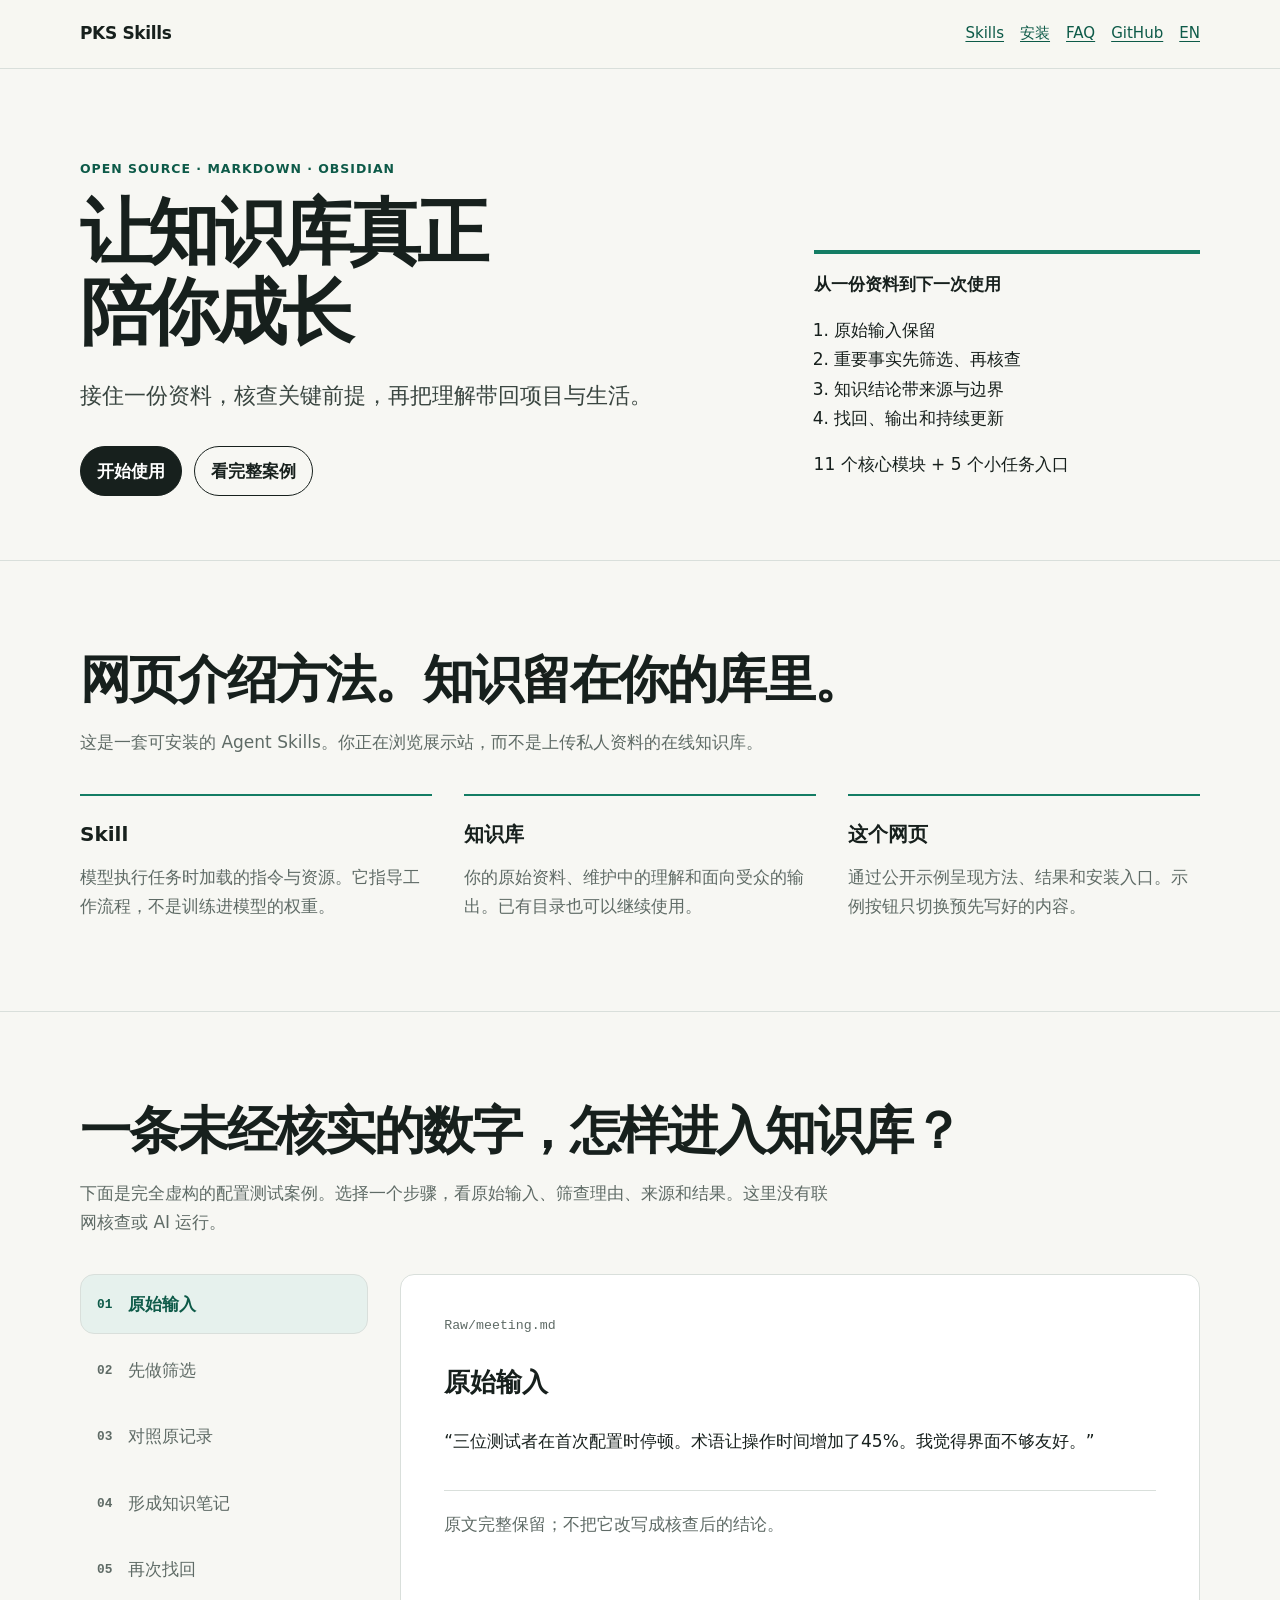
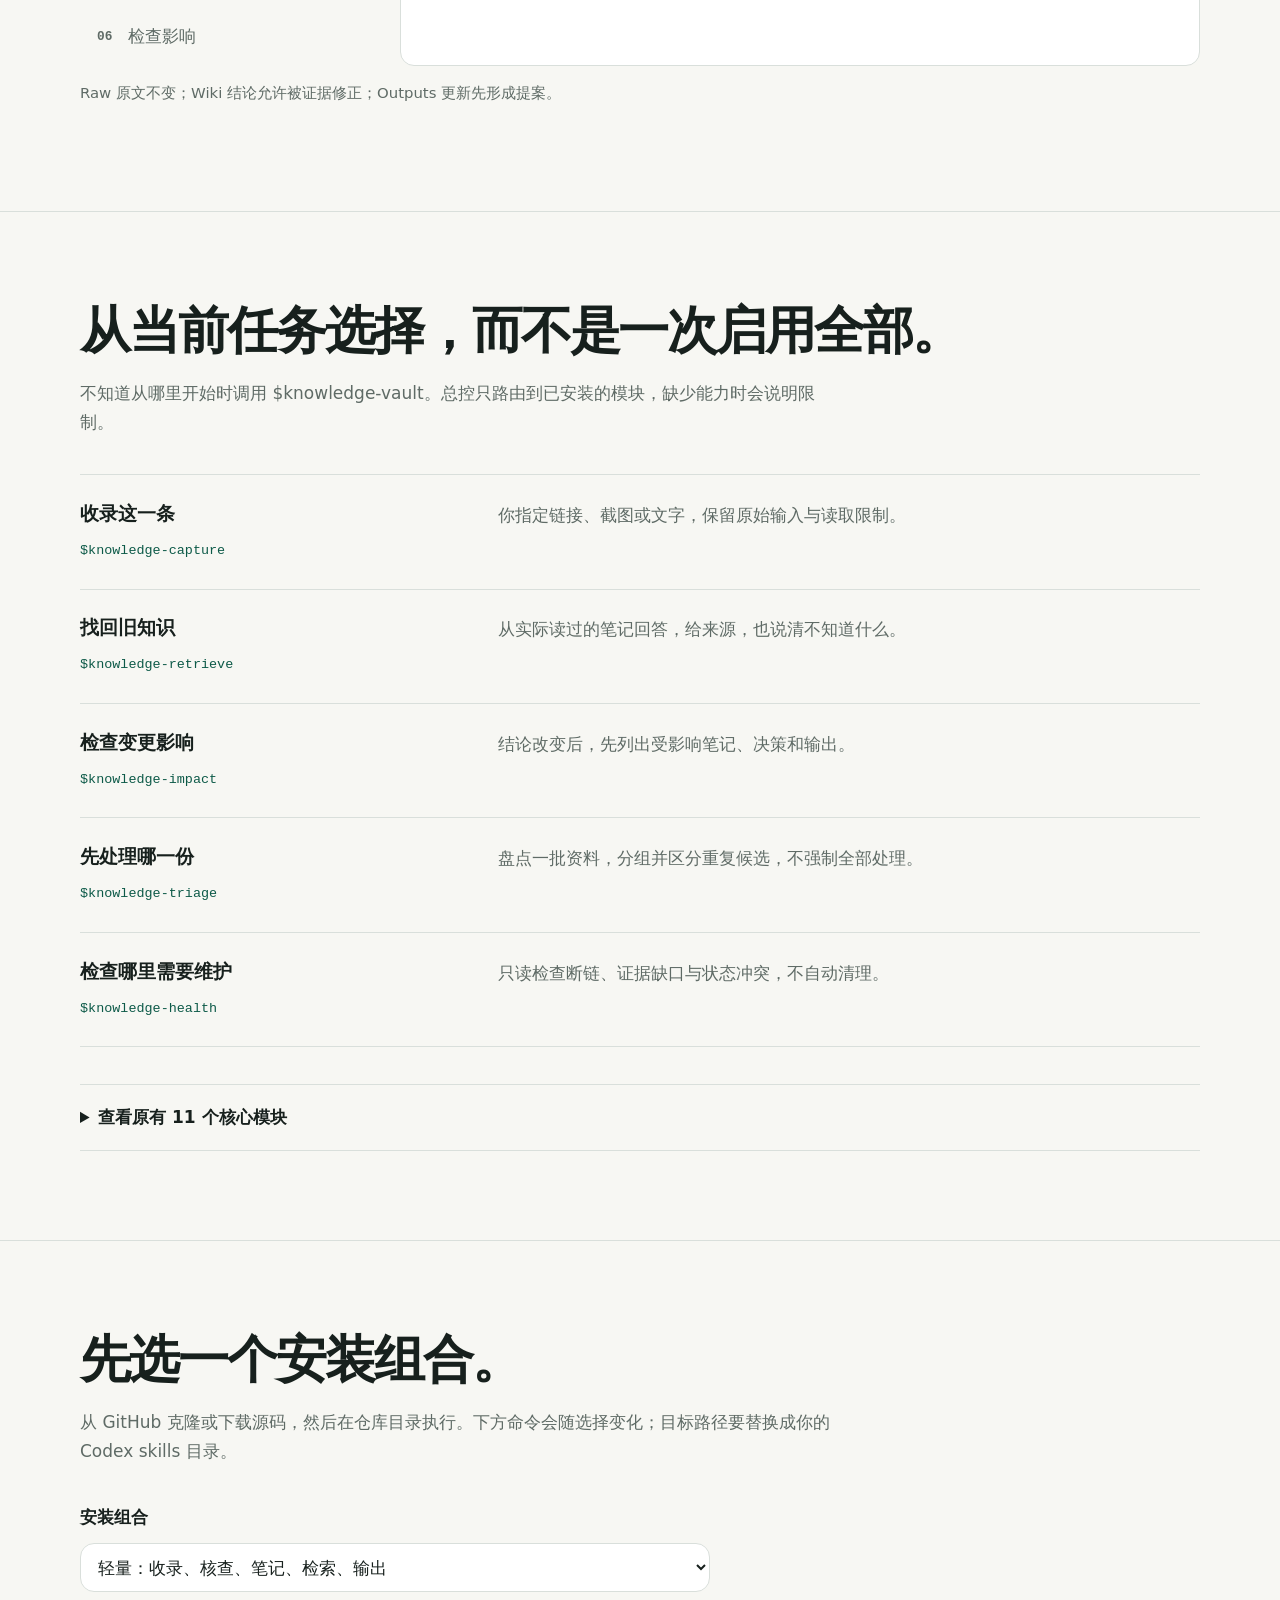
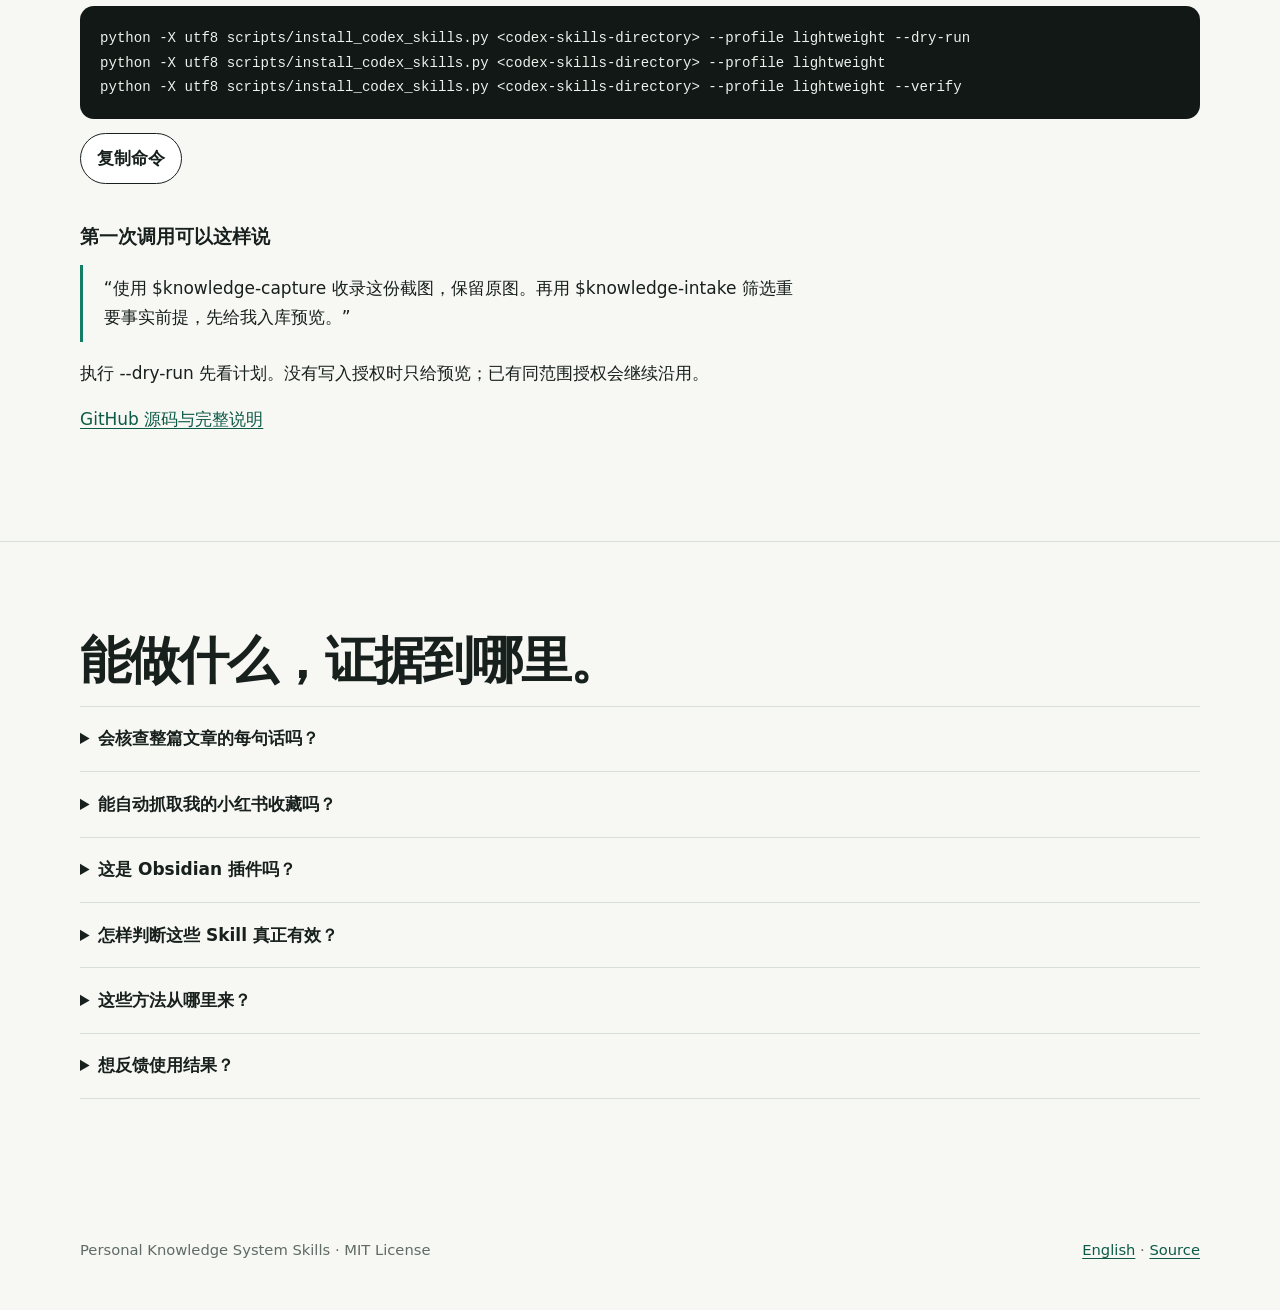
<file: site/index.html>
<!doctype html>
<html lang="zh-CN">
<head>
  <meta charset="utf-8">
  <meta name="viewport" content="width=device-width, initial-scale=1">
  <title>Codex 个性化知识库 Skills｜连接笔记、成长、项目与复盘</title>
  <meta name="description" content="16 个开源 Codex Skills，帮助你用 Markdown 或 Obsidian 建立个性化 AI 知识库：整理原子笔记、记录成长与项目、复盘，并进行有证据的自我观察。">
  <link rel="canonical" href="https://bao-776.github.io/personal-knowledge-system-skills/">
  <link rel="alternate" hreflang="zh-CN" href="https://bao-776.github.io/personal-knowledge-system-skills/">
  <link rel="alternate" hreflang="en" href="https://bao-776.github.io/personal-knowledge-system-skills/en/">
  <link rel="alternate" hreflang="x-default" href="https://bao-776.github.io/personal-knowledge-system-skills/">
  <link rel="icon" type="image/png" href="assets/favicon.png">
  <meta property="og:type" content="website">
  <meta property="og:locale" content="zh_CN"><meta property="og:locale:alternate" content="en_US">
  <meta property="og:title" content="Personal Knowledge System Skills｜Codex 个性化知识库">
  <meta property="og:description" content="接住零散信息，连接原子笔记，记录成长与项目，并在证据基础上复盘和自我观察。">
  <meta property="og:url" content="https://bao-776.github.io/personal-knowledge-system-skills/">
  <meta property="og:image" content="https://bao-776.github.io/personal-knowledge-system-skills/assets/social-preview.png">
  <meta property="og:image:width" content="1200"><meta property="og:image:height" content="630">
  <meta name="twitter:card" content="summary_large_image">
  <meta name="twitter:title" content="Personal Knowledge System Skills">
  <meta name="twitter:description" content="16 个用于个性化知识管理、成长记录、项目复盘和自我观察的开源 Codex Skills。">
  <meta name="twitter:image" content="https://bao-776.github.io/personal-knowledge-system-skills/assets/social-preview.png">
  <link rel="stylesheet" href="styles.css">
  <script type="application/ld+json">
  {"@context":"https://schema.org","@graph":[{"@type":"WebSite","name":"Personal Knowledge System Skills","url":"https://bao-776.github.io/personal-knowledge-system-skills/","inLanguage":["zh-CN","en"]},{"@type":"SoftwareSourceCode","name":"Personal Knowledge System Skills","description":"一套用于构建个性化、证据型个人知识系统的 16 个开源 Codex Skills，兼容 Markdown 与 Obsidian。","codeRepository":"https://github.com/bao-776/personal-knowledge-system-skills","url":"https://bao-776.github.io/personal-knowledge-system-skills/","license":"https://opensource.org/license/mit","programmingLanguage":["Markdown","Python","HTML","CSS"],"runtimePlatform":"Codex","dateModified":"2026-10-08","isAccessibleForFree":true,"keywords":["Codex Skills","个人知识库","Obsidian","原子笔记","知识管理","项目复盘"],"author":{"@type":"Person","name":"bao-776","url":"https://github.com/bao-776"}}]}
  </script>
</head>
<body>
<a class="skip" href="#main">跳到主要内容</a>
<header><nav class="wrap" aria-label="主导航"><a class="brand" href="./">PKS Skills</a><div class="navlinks"><a href="#skills">Skills</a><a href="#start">安装</a><a href="#faq">FAQ</a><a href="https://github.com/bao-776/personal-knowledge-system-skills">GitHub</a><a class="language" href="en/">EN</a></div></nav></header>
<main id="main">
<div class="wrap hero"><div><p class="eyebrow">Open source · Markdown · Obsidian</p><h1>让知识库真正<br>陪你成长</h1><p class="lead">接住一份资料，核查关键前提，再把理解带回项目与生活。</p><div class="actions"><a class="button primary" href="#start">开始使用</a><a class="button" href="#example">看完整案例</a></div></div><aside class="index-card"><strong>从一份资料到下一次使用</strong><ol><li>原始输入保留</li><li>重要事实先筛选、再核查</li><li>知识结论带来源与边界</li><li>找回、输出和持续更新</li></ol><p>11 个核心模块 + 5 个小任务入口</p></aside></div>
<section id="relationship"><div class="wrap"><h2>网页介绍方法。知识留在你的库里。</h2><p class="section-intro">这是一套可安装的 Agent Skills。你正在浏览展示站，而不是上传私人资料的在线知识库。</p><dl class="relationship"><div><dt>Skill</dt><dd>模型执行任务时加载的指令与资源。它指导工作流程，不是训练进模型的权重。</dd></div><div><dt>知识库</dt><dd>你的原始资料、维护中的理解和面向受众的输出。已有目录也可以继续使用。</dd></div><div><dt>这个网页</dt><dd>通过公开示例呈现方法、结果和安装入口。示例按钮只切换预先写好的内容。</dd></div></dl></div></section>
<section id="example"><div class="wrap"><h2>一条未经核实的数字，怎样进入知识库？</h2><p class="section-intro">下面是完全虚构的配置测试案例。选择一个步骤，看原始输入、筛查理由、来源和结果。这里没有联网核查或 AI 运行。</p><div class="example-layout"><div class="step-list" aria-label="案例步骤"><button type="button" class="step" data-step="0" aria-controls="stage-0" aria-pressed="false"><span>01</span>原始输入</button><button type="button" class="step" data-step="1" aria-controls="stage-1" aria-pressed="false"><span>02</span>先做筛选</button><button type="button" class="step" data-step="2" aria-controls="stage-2" aria-pressed="false"><span>03</span>对照原记录</button><button type="button" class="step" data-step="3" aria-controls="stage-3" aria-pressed="false"><span>04</span>形成知识笔记</button><button type="button" class="step" data-step="4" aria-controls="stage-4" aria-pressed="false"><span>05</span>再次找回</button><button type="button" class="step" data-step="5" aria-controls="stage-5" aria-pressed="false"><span>06</span>检查影响</button></div><div class="demo-document"><article class="demo-stage" id="stage-0"><p class="document-path">Raw/meeting.md</p><h3>原始输入</h3><div class="demo-content">“三位测试者在首次配置时停顿。术语让操作时间增加了45%。我觉得界面不够友好。”</div><p class="stage-note">原文完整保留；不把它改写成核查后的结论。</p></article><article class="demo-stage" id="stage-1"><p class="document-path">Intake preview</p><h3>先做筛选</h3><div class="demo-content">优先核查：45%的出处，以及“术语导致延迟”的因果前提。
记录但不判真伪：作者对界面的主观感受。
不逐句检查：与当前问题无关的背景。</div><p class="stage-note">筛选依据是当前问题与结论的重要前提。</p></article><article class="demo-stage" id="stage-2"><p class="document-path">Raw/test-log.md</p><h3>对照原记录</h3><div class="demo-content">虚构原始记录：五次测试中三位出现停顿。未记录术语对照组，也未记录支持45%的计时结果。
核实状态：观察有支持；因果与百分比未解决。</div><p class="stage-note">找不到依据不等于证伪；不靠重复转载验证。</p></article><article class="demo-stage" id="stage-3"><p class="document-path">Wiki/setup-pauses.md</p><h3>形成知识笔记</h3><div class="demo-content">五次虚构测试中三位在首次配置时停顿。术语可能是解释之一，但目前无法确定原因或量化其影响。
来源：会议原文 + 测试记录。
原作者45%的说法保留为待核实主张。</div><p class="stage-note">进入知识层的是有边界的理解，并能回到来源。</p></article><article class="demo-stage" id="stage-4"><p class="document-path">knowledge-retrieve</p><h3>再次找回</h3><div class="demo-content">问：现在能确认术语让操作时间增加45%吗？
答：不能。已读记录支持停顿现象，但没有支持45%的计时或对照证据。
来源：Wiki/setup-pauses.md → Raw/test-log.md。</div><p class="stage-note">已有来源和未解决项一起返回，不默认补造答案。</p></article><article class="demo-stage" id="stage-5"><p class="document-path">knowledge-impact</p><h3>检查影响</h3><div class="demo-content">待审阅：Outputs/team-brief.md 中的“术语导致45%延迟”应改成有限观察。
保持原样：Raw/meeting.md 的原话和已有历史快照。
执行状态：只是提案，未修改文件。</div><p class="stage-note">更新知识结论与修改所有文件是两种不同授权。</p></article></div></div><noscript><p>JavaScript 未启用，所有案例步骤均已展开。</p></noscript><p class="example-caption">Raw 原文不变；Wiki 结论允许被证据修正；Outputs 更新先形成提案。</p></div></section>
<section id="skills"><div class="wrap"><h2>从当前任务选择，而不是一次启用全部。</h2><p class="section-intro">不知道从哪里开始时调用 $knowledge-vault。总控只路由到已安装的模块，缺少能力时会说明限制。</p><div class="small-skills"><article class="small-skill"><div><h3>收录这一条</h3><code>$knowledge-capture</code></div><p>你指定链接、截图或文字，保留原始输入与读取限制。</p></article><article class="small-skill"><div><h3>找回旧知识</h3><code>$knowledge-retrieve</code></div><p>从实际读过的笔记回答，给来源，也说清不知道什么。</p></article><article class="small-skill"><div><h3>检查变更影响</h3><code>$knowledge-impact</code></div><p>结论改变后，先列出受影响笔记、决策和输出。</p></article><article class="small-skill"><div><h3>先处理哪一份</h3><code>$knowledge-triage</code></div><p>盘点一批资料，分组并区分重复候选，不强制全部处理。</p></article><article class="small-skill"><div><h3>检查哪里需要维护</h3><code>$knowledge-health</code></div><p>只读检查断链、证据缺口与状态冲突，不自动清理。</p></article></div><details class="core-details"><summary>查看原有 11 个核心模块</summary><div class="skill-list"><article class="skill"><span class="number">01</span><h3><a href="https://github.com/bao-776/personal-knowledge-system-skills/tree/main/skills/knowledge-vault">$knowledge-vault</a></h3><p>不知道从哪里开始</p></article><article class="skill"><span class="number">02</span><h3><a href="https://github.com/bao-776/personal-knowledge-system-skills/tree/main/skills/vault-bootstrap">$vault-bootstrap</a></h3><p>从当前需要建立最小知识库</p></article><article class="skill"><span class="number">03</span><h3><a href="https://github.com/bao-776/personal-knowledge-system-skills/tree/main/skills/knowledge-intake">$knowledge-intake</a></h3><p>筛选重要事实，再核查来源</p></article><article class="skill"><span class="number">04</span><h3><a href="https://github.com/bao-776/personal-knowledge-system-skills/tree/main/skills/atomic-notes">$atomic-notes</a></h3><p>先找已有笔记，再更新理解</p></article><article class="skill"><span class="number">05</span><h3><a href="https://github.com/bao-776/personal-knowledge-system-skills/tree/main/skills/obsidian-vault">$obsidian-vault</a></h3><p>维护属性、双链与可选视图</p></article><article class="skill"><span class="number">06</span><h3><a href="https://github.com/bao-776/personal-knowledge-system-skills/tree/main/skills/growth-system">$growth-system</a></h3><p>区分兴趣、实践与掌握证据</p></article><article class="skill"><span class="number">07</span><h3><a href="https://github.com/bao-776/personal-knowledge-system-skills/tree/main/skills/inspire-time">$inspire-time</a></h3><p>记录可能改变行动的启发</p></article><article class="skill"><span class="number">08</span><h3><a href="https://github.com/bao-776/personal-knowledge-system-skills/tree/main/skills/project-lifecycle">$project-lifecycle</a></h3><p>记录目标、决策与恢复位置</p></article><article class="skill"><span class="number">09</span><h3><a href="https://github.com/bao-776/personal-knowledge-system-skills/tree/main/skills/retrospective">$retrospective</a></h3><p>从事件证据回顾一段经历</p></article><article class="skill"><span class="number">10</span><h3><a href="https://github.com/bao-776/personal-knowledge-system-skills/tree/main/skills/self-observation">$self-observation</a></h3><p>保留可修正的观察与反例</p></article><article class="skill"><span class="number">11</span><h3><a href="https://github.com/bao-776/personal-knowledge-system-skills/tree/main/skills/knowledge-output">$knowledge-output</a></h3><p>按受众、来源与披露范围输出</p></article></div></details></div></section>
<section id="start"><div class="wrap"><h2>先选一个安装组合。</h2><p class="section-intro">从 GitHub 克隆或下载源码，然后在仓库目录执行。下方命令会随选择变化；目标路径要替换成你的 Codex skills 目录。</p><div class="install-control"><label for="profile">安装组合</label><select id="profile"><option value="lightweight">轻量：收录、核查、笔记、检索、输出</option><option value="growth">成长：加学习、项目、复盘和变更影响</option><option value="full">完整：全部 16 个 Skill</option></select></div><pre><code id="install-command">python -X utf8 scripts/install_codex_skills.py &lt;codex-skills-directory&gt; --profile lightweight --dry-run
python -X utf8 scripts/install_codex_skills.py &lt;codex-skills-directory&gt; --profile lightweight
python -X utf8 scripts/install_codex_skills.py &lt;codex-skills-directory&gt; --profile lightweight --verify</code></pre><button type="button" class="button copy-command" id="copy-command">复制命令</button><span id="copy-status" role="status"></span><div class="first-task"><h3>第一次调用可以这样说</h3><blockquote>“使用 $knowledge-capture 收录这份截图，保留原图。再用 $knowledge-intake 筛选重要事实前提，先给我入库预览。”</blockquote></div><p>执行 --dry-run 先看计划。没有写入授权时只给预览；已有同范围授权会继续沿用。</p><p><a href="https://github.com/bao-776/personal-knowledge-system-skills">GitHub 源码与完整说明</a></p></div></section>
<section id="faq"><div class="wrap"><h2>能做什么，证据到哪里。</h2><details><summary>会核查整篇文章的每句话吗？</summary><p>不会。先筛选支撑当前结论的重要事实。默认最多三个主张组、每组两轮搜索；未解决的关键前提保持待核实。原文不会因为核查而被覆盖。</p></details><details><summary>能自动抓取我的小红书收藏吗？</summary><p>不做后台账号扫描。单条收录由你指定链接、截图或文字；如果访问受限，提供你已拥有的截图或文本即可。Computer use 不保证避免平台识别。</p></details><details><summary>这是 Obsidian 插件吗？</summary><p>不是。它是一套以 Markdown 为核心的 Codex Skills。Obsidian 属性、双链和 Bases 是可选增强。</p></details><details><summary>怎样判断这些 Skill 真正有效？</summary><p>结构、链接、安装一致性、失败恢复和评测清单有自动检查。真实模型的触发与任务行为仍需在新任务中评测；虚构网页案例不代表实际运行结果。</p><p><a href="https://github.com/bao-776/personal-knowledge-system-skills/blob/main/tests/evals/README.md">查看行为评测方法</a></p></details><details><summary>这些方法从哪里来？</summary><p>核心模块参考信息溯源、原子笔记、人本设计与反思实践。理论解释设计选择，不证明整套系统的效果；新小任务延用这些边界。</p><p><a href="https://github.com/bao-776/personal-knowledge-system-skills/blob/main/docs/00-overview/theoretical-foundations.md">方法依据与适用边界</a></p></details><details><summary>想反馈使用结果？</summary><p><a href="https://github.com/bao-776/personal-knowledge-system-skills/issues">提交反馈</a>，说明输入、任务、实际结果和哪里需要你修正；不要提交私人原始材料。</p></details></div></section>
</main><footer><div class="wrap footer-row"><span>Personal Knowledge System Skills · MIT License</span><span><a href="en/">English</a> · <a href="https://github.com/bao-776/personal-knowledge-system-skills">Source</a></span></div></footer>
<script src="showcase.js" defer></script>
</body></html>
</file>
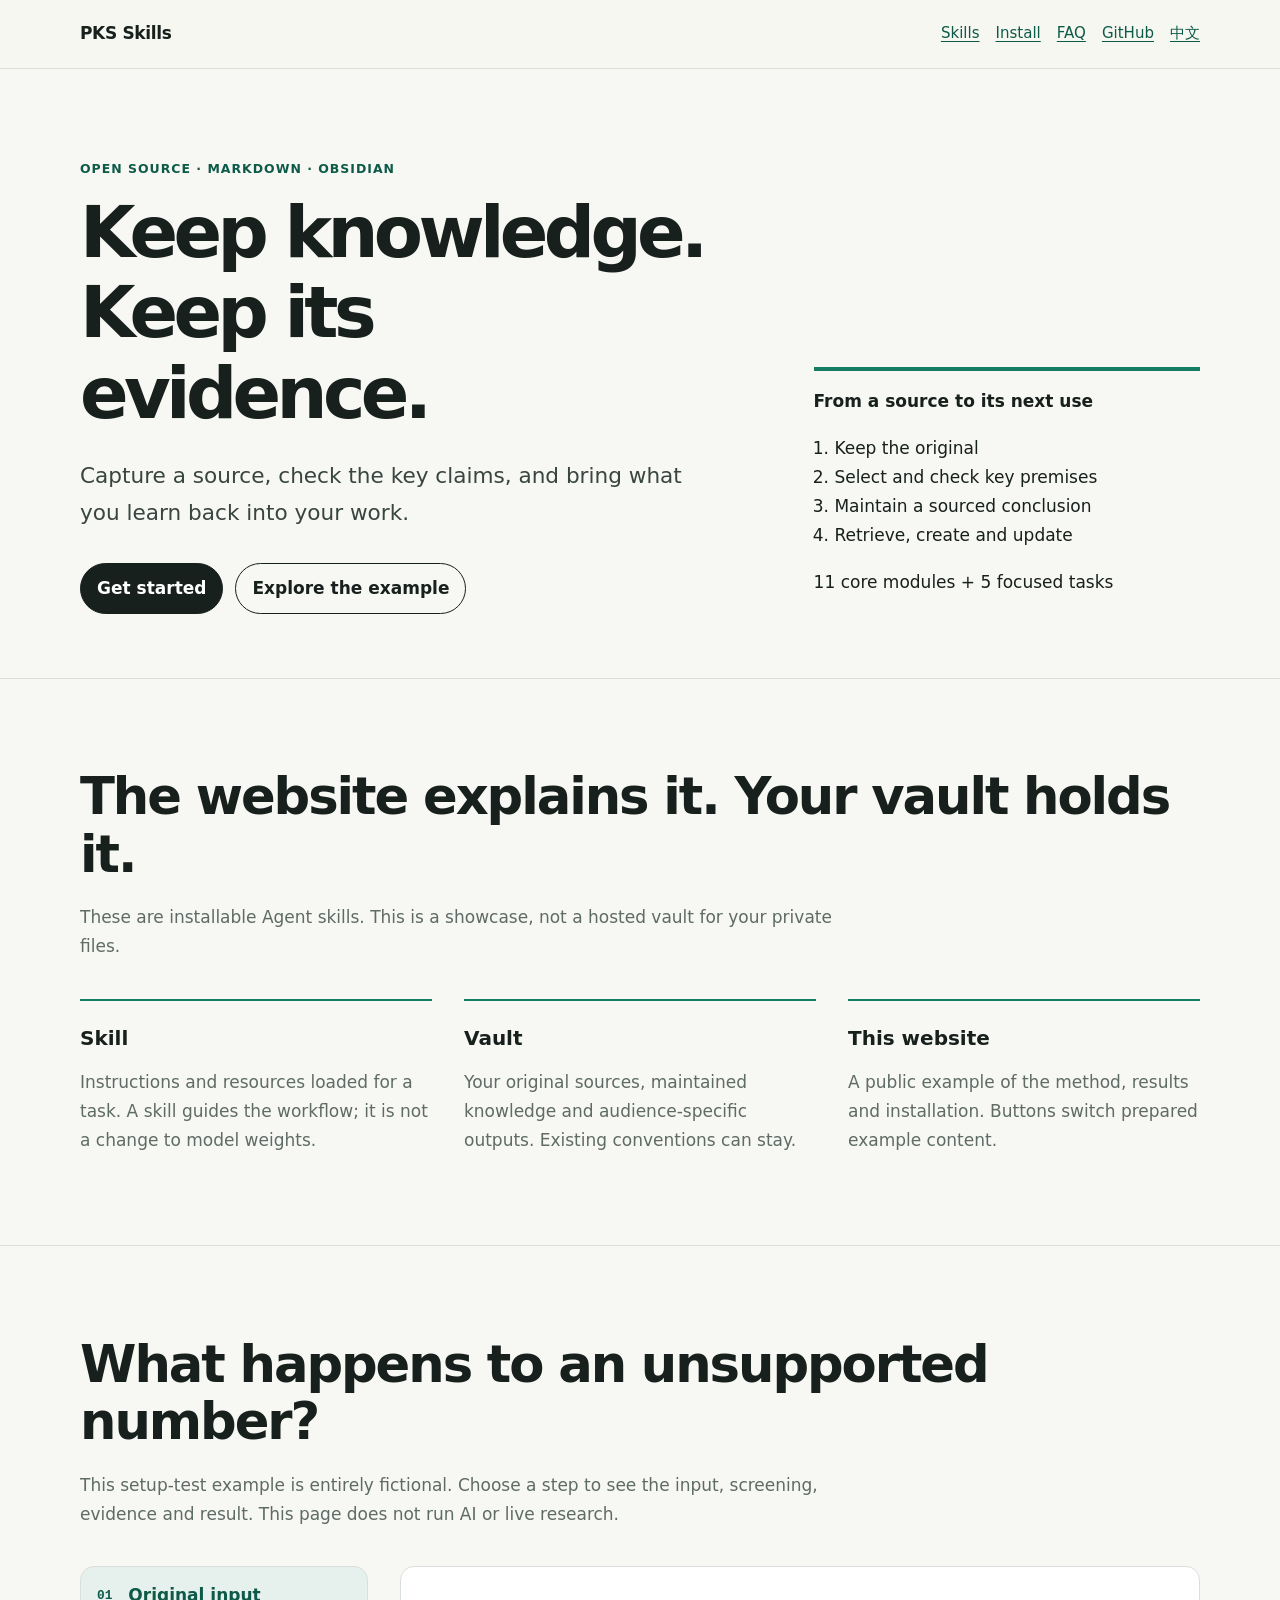
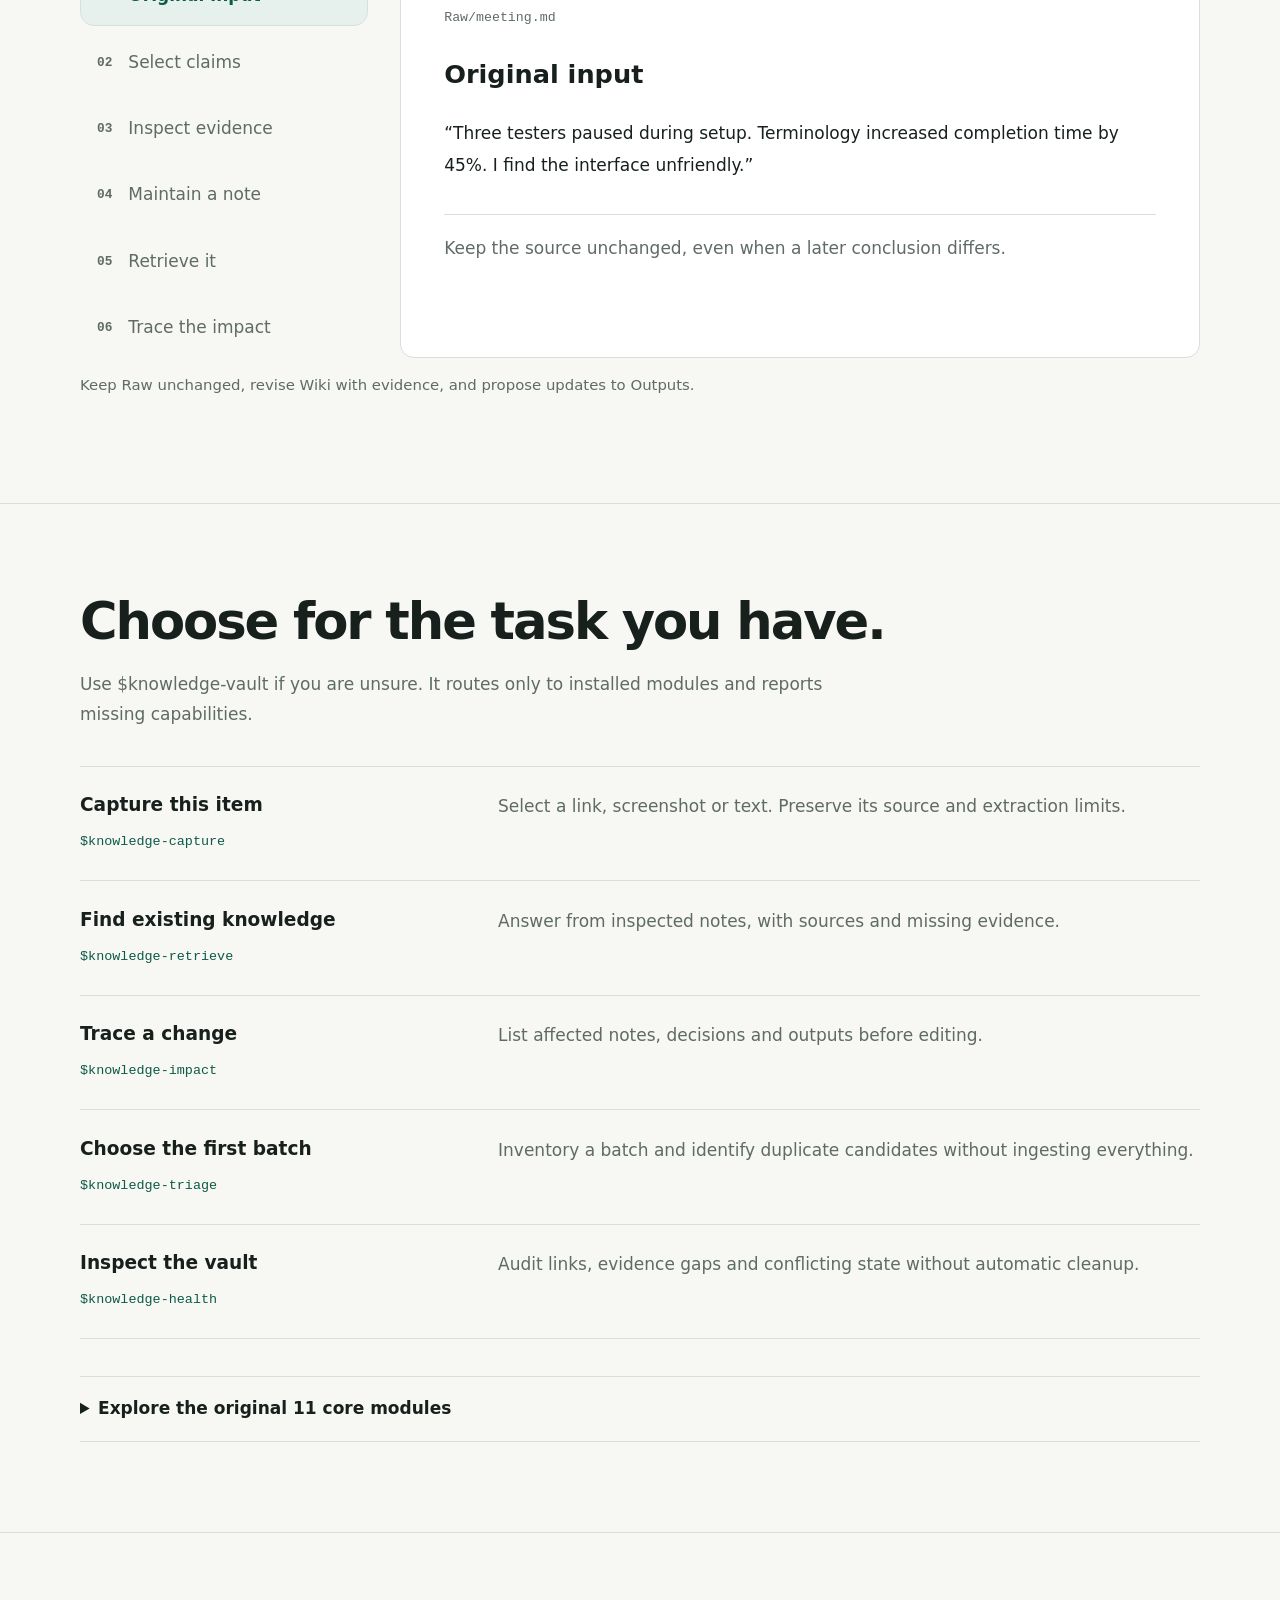
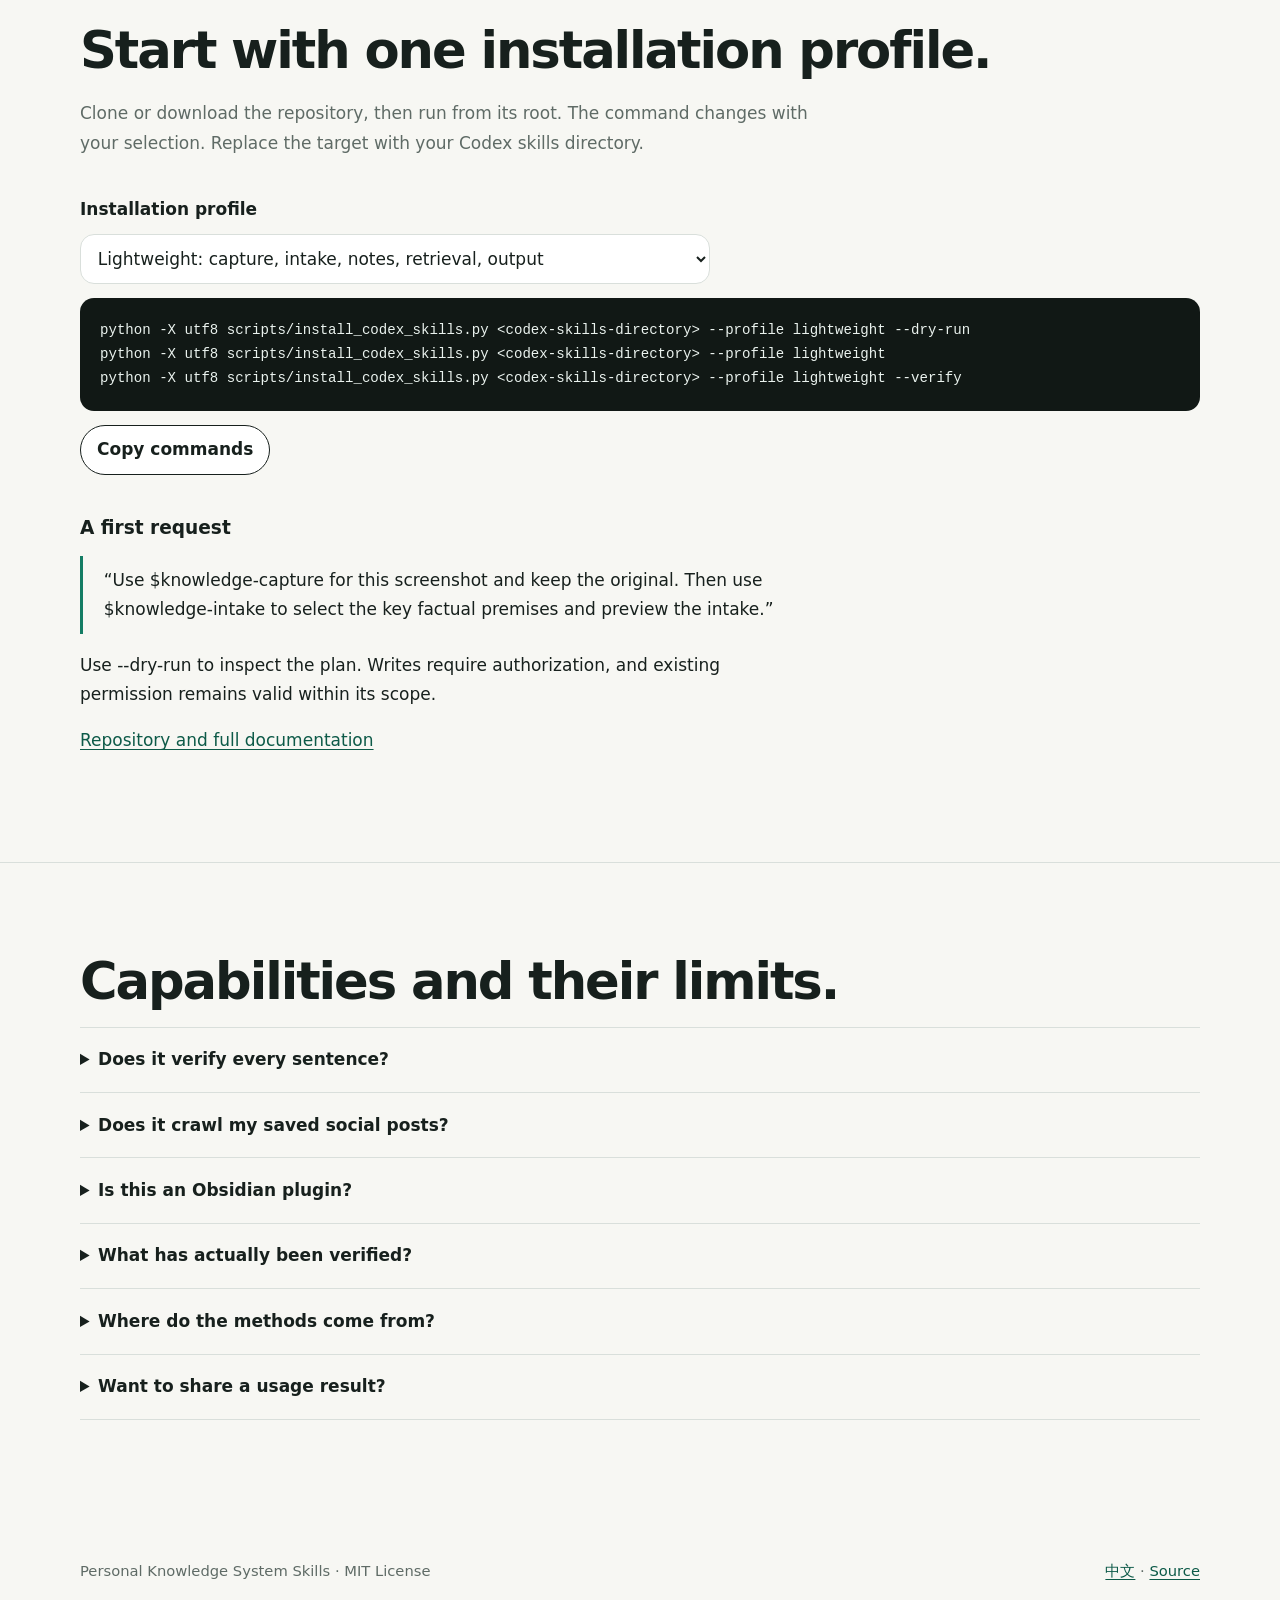
<file: site/en/index.html>
<!doctype html>
<html lang="en">
<head>
  <meta charset="utf-8">
  <meta name="viewport" content="width=device-width, initial-scale=1">
  <title>Personal Knowledge System Skills for Codex and Obsidian</title>
  <meta name="description" content="16 open-source Codex skills for a personal knowledge system in Markdown or Obsidian. Connect atomic notes, track growth and projects, review, and observe patterns with evidence.">
  <link rel="canonical" href="https://bao-776.github.io/personal-knowledge-system-skills/en/">
  <link rel="alternate" hreflang="zh-CN" href="https://bao-776.github.io/personal-knowledge-system-skills/">
  <link rel="alternate" hreflang="en" href="https://bao-776.github.io/personal-knowledge-system-skills/en/">
  <link rel="alternate" hreflang="x-default" href="https://bao-776.github.io/personal-knowledge-system-skills/">
  <link rel="icon" type="image/png" href="../assets/favicon.png">
  <meta property="og:type" content="website"><meta property="og:locale" content="en_US">
  <meta property="og:title" content="Personal Knowledge System Skills for Codex and Obsidian">
  <meta property="og:description" content="Turn scattered information into connected knowledge, practical growth, project evidence, and careful self-observation.">
  <meta property="og:url" content="https://bao-776.github.io/personal-knowledge-system-skills/en/">
  <meta property="og:image" content="https://bao-776.github.io/personal-knowledge-system-skills/assets/social-preview.png">
  <meta property="og:image:width" content="1200"><meta property="og:image:height" content="630">
  <meta name="twitter:card" content="summary_large_image"><meta name="twitter:title" content="Personal Knowledge System Skills"><meta name="twitter:description" content="16 open-source Codex skills for an evidence-based personal knowledge system."><meta name="twitter:image" content="https://bao-776.github.io/personal-knowledge-system-skills/assets/social-preview.png">
  <link rel="stylesheet" href="../styles.css">
  <script type="application/ld+json">
  {"@context":"https://schema.org","@graph":[{"@type":"WebSite","name":"Personal Knowledge System Skills","url":"https://bao-776.github.io/personal-knowledge-system-skills/","inLanguage":["zh-CN","en"]},{"@type":"SoftwareSourceCode","name":"Personal Knowledge System Skills","description":"A suite of 16 open-source Codex skills for personalized, evidence-based knowledge work in Markdown and Obsidian.","codeRepository":"https://github.com/bao-776/personal-knowledge-system-skills","url":"https://bao-776.github.io/personal-knowledge-system-skills/en/","license":"https://opensource.org/license/mit","programmingLanguage":["Markdown","Python","HTML","CSS"],"runtimePlatform":"Codex","dateModified":"2026-10-08","isAccessibleForFree":true,"keywords":["Codex skills","personal knowledge system","Obsidian","atomic notes","knowledge management","project retrospective"],"author":{"@type":"Person","name":"bao-776","url":"https://github.com/bao-776"}}]}
  </script>
</head>
<body>
<a class="skip" href="#main">Skip to content</a>
<header><nav class="wrap" aria-label="Main navigation"><a class="brand" href="./">PKS Skills</a><div class="navlinks"><a href="#skills">Skills</a><a href="#start">Install</a><a href="#faq">FAQ</a><a href="https://github.com/bao-776/personal-knowledge-system-skills">GitHub</a><a class="language" href="../">中文</a></div></nav></header>
<main id="main">
<div class="wrap hero"><div><p class="eyebrow">Open source · Markdown · Obsidian</p><h1>Keep knowledge.<br>Keep its evidence.</h1><p class="lead">Capture a source, check the key claims, and bring what you learn back into your work.</p><div class="actions"><a class="button primary" href="#start">Get started</a><a class="button" href="#example">Explore the example</a></div></div><aside class="index-card"><strong>From a source to its next use</strong><ol><li>Keep the original</li><li>Select and check key premises</li><li>Maintain a sourced conclusion</li><li>Retrieve, create and update</li></ol><p>11 core modules + 5 focused tasks</p></aside></div>
<section id="relationship"><div class="wrap"><h2>The website explains it. Your vault holds it.</h2><p class="section-intro">These are installable Agent skills. This is a showcase, not a hosted vault for your private files.</p><dl class="relationship"><div><dt>Skill</dt><dd>Instructions and resources loaded for a task. A skill guides the workflow; it is not a change to model weights.</dd></div><div><dt>Vault</dt><dd>Your original sources, maintained knowledge and audience-specific outputs. Existing conventions can stay.</dd></div><div><dt>This website</dt><dd>A public example of the method, results and installation. Buttons switch prepared example content.</dd></div></dl></div></section>
<section id="example"><div class="wrap"><h2>What happens to an unsupported number?</h2><p class="section-intro">This setup-test example is entirely fictional. Choose a step to see the input, screening, evidence and result. This page does not run AI or live research.</p><div class="example-layout"><div class="step-list" aria-label="Example steps"><button type="button" class="step" data-step="0" aria-controls="stage-0" aria-pressed="false"><span>01</span>Original input</button><button type="button" class="step" data-step="1" aria-controls="stage-1" aria-pressed="false"><span>02</span>Select claims</button><button type="button" class="step" data-step="2" aria-controls="stage-2" aria-pressed="false"><span>03</span>Inspect evidence</button><button type="button" class="step" data-step="3" aria-controls="stage-3" aria-pressed="false"><span>04</span>Maintain a note</button><button type="button" class="step" data-step="4" aria-controls="stage-4" aria-pressed="false"><span>05</span>Retrieve it</button><button type="button" class="step" data-step="5" aria-controls="stage-5" aria-pressed="false"><span>06</span>Trace the impact</button></div><div class="demo-document"><article class="demo-stage" id="stage-0"><p class="document-path">Raw/meeting.md</p><h3>Original input</h3><div class="demo-content">“Three testers paused during setup. Terminology increased completion time by 45%. I find the interface unfriendly.”</div><p class="stage-note">Keep the source unchanged, even when a later conclusion differs.</p></article><article class="demo-stage" id="stage-1"><p class="document-path">Intake preview</p><h3>Select claims</h3><div class="demo-content">Prioritize: the origin of 45% and the claim that terminology caused delay.
Preserve as opinion: the author’s interface preference.
Skip: background unrelated to this task.</div><p class="stage-note">Select by relevance to the task and its important premises.</p></article><article class="demo-stage" id="stage-2"><p class="document-path">Raw/test-log.md</p><h3>Inspect evidence</h3><div class="demo-content">Fictional test log: three pauses across five tests. No terminology control group or timing result supports 45%.
Status: observation supported; cause and percentage unresolved.</div><p class="stage-note">Missing evidence is not disproof. Repeated copies are not independent verification.</p></article><article class="demo-stage" id="stage-3"><p class="document-path">Wiki/setup-pauses.md</p><h3>Maintain a note</h3><div class="demo-content">Three of five fictional testers paused during setup. Terminology is one possible explanation; causality and effect size remain unresolved.
Sources: meeting note + test log.
Preserve 45% as an attributed unchecked claim.</div><p class="stage-note">Maintain a bounded conclusion linked to its original evidence.</p></article><article class="demo-stage" id="stage-4"><p class="document-path">knowledge-retrieve</p><h3>Retrieve it</h3><div class="demo-content">Question: can we confirm a 45% increase due to terminology?
Answer: no. Inspected records support pauses but provide no timing or control evidence for 45%.
Source: Wiki/setup-pauses.md → Raw/test-log.md.</div><p class="stage-note">Return supporting sources and gaps together; do not invent an answer.</p></article><article class="demo-stage" id="stage-5"><p class="document-path">knowledge-impact</p><h3>Trace the impact</h3><div class="demo-content">Proposed: replace “terminology caused 45% delay” in Outputs/team-brief.md with the bounded observation.
Preserve: original meeting quote and dated snapshots.
State: proposal only; no files edited.</div><p class="stage-note">A changed conclusion does not authorize editing every dependent file.</p></article></div></div><noscript><p>JavaScript is disabled; all steps remain readable below.</p></noscript><p class="example-caption">Keep Raw unchanged, revise Wiki with evidence, and propose updates to Outputs.</p></div></section>
<section id="skills"><div class="wrap"><h2>Choose for the task you have.</h2><p class="section-intro">Use $knowledge-vault if you are unsure. It routes only to installed modules and reports missing capabilities.</p><div class="small-skills"><article class="small-skill"><div><h3>Capture this item</h3><code>$knowledge-capture</code></div><p>Select a link, screenshot or text. Preserve its source and extraction limits.</p></article><article class="small-skill"><div><h3>Find existing knowledge</h3><code>$knowledge-retrieve</code></div><p>Answer from inspected notes, with sources and missing evidence.</p></article><article class="small-skill"><div><h3>Trace a change</h3><code>$knowledge-impact</code></div><p>List affected notes, decisions and outputs before editing.</p></article><article class="small-skill"><div><h3>Choose the first batch</h3><code>$knowledge-triage</code></div><p>Inventory a batch and identify duplicate candidates without ingesting everything.</p></article><article class="small-skill"><div><h3>Inspect the vault</h3><code>$knowledge-health</code></div><p>Audit links, evidence gaps and conflicting state without automatic cleanup.</p></article></div><details class="core-details"><summary>Explore the original 11 core modules</summary><div class="skill-list"><article class="skill"><span class="number">01</span><h3><a href="https://github.com/bao-776/personal-knowledge-system-skills/tree/main/skills/knowledge-vault">$knowledge-vault</a></h3><p>Route to the right installed module</p></article><article class="skill"><span class="number">02</span><h3><a href="https://github.com/bao-776/personal-knowledge-system-skills/tree/main/skills/vault-bootstrap">$vault-bootstrap</a></h3><p>Start with a minimal vault</p></article><article class="skill"><span class="number">03</span><h3><a href="https://github.com/bao-776/personal-knowledge-system-skills/tree/main/skills/knowledge-intake">$knowledge-intake</a></h3><p>Select key claims and check evidence</p></article><article class="skill"><span class="number">04</span><h3><a href="https://github.com/bao-776/personal-knowledge-system-skills/tree/main/skills/atomic-notes">$atomic-notes</a></h3><p>Update existing knowledge first</p></article><article class="skill"><span class="number">05</span><h3><a href="https://github.com/bao-776/personal-knowledge-system-skills/tree/main/skills/obsidian-vault">$obsidian-vault</a></h3><p>Maintain properties, links and views</p></article><article class="skill"><span class="number">06</span><h3><a href="https://github.com/bao-776/personal-knowledge-system-skills/tree/main/skills/growth-system">$growth-system</a></h3><p>Separate interests, practice and evidence</p></article><article class="skill"><span class="number">07</span><h3><a href="https://github.com/bao-776/personal-knowledge-system-skills/tree/main/skills/inspire-time">$inspire-time</a></h3><p>Keep a bounded transferable insight</p></article><article class="skill"><span class="number">08</span><h3><a href="https://github.com/bao-776/personal-knowledge-system-skills/tree/main/skills/project-lifecycle">$project-lifecycle</a></h3><p>Track goals, decisions and checkpoints</p></article><article class="skill"><span class="number">09</span><h3><a href="https://github.com/bao-776/personal-knowledge-system-skills/tree/main/skills/retrospective">$retrospective</a></h3><p>Review from events and evidence</p></article><article class="skill"><span class="number">10</span><h3><a href="https://github.com/bao-776/personal-knowledge-system-skills/tree/main/skills/self-observation">$self-observation</a></h3><p>Keep revisable personal observations</p></article><article class="skill"><span class="number">11</span><h3><a href="https://github.com/bao-776/personal-knowledge-system-skills/tree/main/skills/knowledge-output">$knowledge-output</a></h3><p>Create an audience-specific output</p></article></div></details></div></section>
<section id="start"><div class="wrap"><h2>Start with one installation profile.</h2><p class="section-intro">Clone or download the repository, then run from its root. The command changes with your selection. Replace the target with your Codex skills directory.</p><div class="install-control"><label for="profile">Installation profile</label><select id="profile"><option value="lightweight">Lightweight: capture, intake, notes, retrieval, output</option><option value="growth">Growth: add learning, projects, review and impact</option><option value="full">Full: all 16 skills</option></select></div><pre><code id="install-command">python -X utf8 scripts/install_codex_skills.py &lt;codex-skills-directory&gt; --profile lightweight --dry-run
python -X utf8 scripts/install_codex_skills.py &lt;codex-skills-directory&gt; --profile lightweight
python -X utf8 scripts/install_codex_skills.py &lt;codex-skills-directory&gt; --profile lightweight --verify</code></pre><button type="button" class="button copy-command" id="copy-command">Copy commands</button><span id="copy-status" role="status"></span><div class="first-task"><h3>A first request</h3><blockquote>“Use $knowledge-capture for this screenshot and keep the original. Then use $knowledge-intake to select the key factual premises and preview the intake.”</blockquote></div><p>Use --dry-run to inspect the plan. Writes require authorization, and existing permission remains valid within its scope.</p><p><a href="https://github.com/bao-776/personal-knowledge-system-skills">Repository and full documentation</a></p></div></section>
<section id="faq"><div class="wrap"><h2>Capabilities and their limits.</h2><details><summary>Does it verify every sentence?</summary><p>No. It first selects key premises. The default is three claim groups and two search rounds each; unresolved premises stay explicit and originals remain unchanged.</p></details><details><summary>Does it crawl my saved social posts?</summary><p>No background account scanning. You select one link, screenshot or text. Access barriers are respected. Computer use does not guarantee avoiding platform detection.</p></details><details><summary>Is this an Obsidian plugin?</summary><p>No. It is a Markdown-first Codex skill suite; Obsidian properties, links and Bases are optional enhancements.</p></details><details><summary>What has actually been verified?</summary><p>Automated checks cover structure, links, installation consistency, failure recovery and evaluation manifests. Live model behavior still needs evaluation; this fictional example is not an execution result.</p><p><a href="https://github.com/bao-776/personal-knowledge-system-skills/blob/main/tests/evals/README.md">Read the evaluation protocol</a></p></details><details><summary>Where do the methods come from?</summary><p>Core modules draw on provenance, atomic notes, human-centered design and reflective practice. These explain design choices, not proven effectiveness of the complete system.</p><p><a href="https://github.com/bao-776/personal-knowledge-system-skills/blob/main/docs/00-overview/theoretical-foundations.md">Foundations and limits</a></p></details><details><summary>Want to share a usage result?</summary><p><a href="https://github.com/bao-776/personal-knowledge-system-skills/issues">Share feedback</a>: include the task, observed result and corrections needed. Leave private source material out.</p></details></div></section>
</main><footer><div class="wrap footer-row"><span>Personal Knowledge System Skills · MIT License</span><span><a href="../">中文</a> · <a href="https://github.com/bao-776/personal-knowledge-system-skills">Source</a></span></div></footer>
<script src="../showcase.js" defer></script>
</body></html>
</file>
<file: site/styles.css>
:root {
  color-scheme: light;
  --paper: #f7f7f3;
  --surface: #ffffff;
  --ink: #17201d;
  --muted: #5f6b66;
  --line: #d9dfdb;
  --accent: #147d64;
  --accent-dark: #0d5a48;
  --soft: #e6f1ed;
  --code: #111815;
  --radius: 14px;
}

* { box-sizing: border-box; }
html { scroll-behavior: smooth; }
body {
  margin: 0;
  background: var(--paper);
  color: var(--ink);
  font-family: "Segoe UI", "PingFang SC", "Microsoft YaHei", system-ui, sans-serif;
  font-size: 17px;
  line-height: 1.72;
  overflow-x: hidden;
}
a { color: var(--accent-dark); text-underline-offset: 3px; }
a:hover { text-decoration-thickness: 2px; }
:focus-visible { outline: 3px solid #f0a348; outline-offset: 3px; }
.skip { position: absolute; left: -999px; top: 0; }
.skip:focus { left: 1rem; top: 1rem; z-index: 20; background: white; padding: .6rem 1rem; }
.wrap { width: min(1120px, calc(100% - 2rem)); margin-inline: auto; }
header { border-bottom: 1px solid var(--line); background: rgba(247,247,243,.96); }
nav { min-height: 68px; display: flex; align-items: center; justify-content: space-between; gap: 1rem; }
.brand { color: var(--ink); font-weight: 750; text-decoration: none; letter-spacing: -.02em; }
.navlinks { display: flex; align-items: center; gap: 1rem; font-size: .94rem; }
.hero { display: grid; grid-template-columns: minmax(0, 1.25fr) minmax(270px, .75fr); gap: clamp(2rem, 7vw, 6rem); padding: clamp(4rem, 9vw, 8rem) 0 5rem; }
.hero > *, .section-head > *, .feature > *, .skill > * { min-width: 0; }
.eyebrow { color: var(--accent-dark); font-weight: 700; letter-spacing: .08em; text-transform: uppercase; font-size: .78rem; }
h1 { font-size: clamp(2.65rem, 7vw, 5.7rem); line-height: 1.02; letter-spacing: -.065em; margin: .55rem 0 1.5rem; max-width: 12ch; }
h2 { font-size: clamp(1.8rem, 4vw, 3.25rem); line-height: 1.13; letter-spacing: -.04em; margin: 0 0 1rem; }
h3 { font-size: 1.16rem; line-height: 1.35; margin: 0 0 .5rem; }
p { max-width: 68ch; overflow-wrap: anywhere; }
.lead { font-size: clamp(1.1rem, 2vw, 1.35rem); color: #394540; }
.actions { display: flex; flex-wrap: wrap; gap: .75rem; margin-top: 2rem; }
.button { display: inline-flex; align-items: center; min-height: 46px; padding: .6rem 1rem; border: 1px solid var(--ink); border-radius: 999px; color: var(--ink); text-decoration: none; font-weight: 700; }
.button.primary { background: var(--ink); color: white; }
.button:active { transform: translateY(1px); }
.index-card { align-self: end; border-top: 4px solid var(--accent); padding-top: 1rem; }
.index-card ol { padding-left: 1.3rem; margin-bottom: 0; }
section { padding: clamp(3.5rem, 7vw, 6.5rem) 0; border-top: 1px solid var(--line); }
.section-head { display: grid; grid-template-columns: .65fr 1.35fr; gap: 2rem; margin-bottom: 2.5rem; }
.section-head p { margin-top: .3rem; color: var(--muted); }
.feature-list, .skill-list { border-top: 1px solid var(--line); }
.feature, .skill { display: grid; grid-template-columns: 4rem minmax(180px,.7fr) minmax(0,1.3fr); gap: 1.3rem; padding: 1.5rem 0; border-bottom: 1px solid var(--line); }
.number { color: var(--accent-dark); font: 700 .85rem ui-monospace, monospace; }
.feature p, .skill p { margin: 0; color: var(--muted); }
.flow { display: flex; flex-wrap: wrap; gap: .55rem; margin-top: 2rem; }
.flow span { border: 1px solid var(--line); background: var(--surface); border-radius: 999px; padding: .45rem .75rem; font-size: .92rem; }
.flow span::after { content: " →"; color: var(--accent); margin-left: .35rem; }
.flow span:last-child::after { content: ""; }
.use-grid { display: grid; grid-template-columns: repeat(2, minmax(0,1fr)); gap: 1px; background: var(--line); border: 1px solid var(--line); border-radius: var(--radius); overflow: hidden; }
.use-grid article { background: var(--surface); padding: 1.5rem; }
.use-grid p { color: var(--muted); margin-bottom: 0; }
.compare { width: 100%; border-collapse: collapse; background: var(--surface); border-radius: var(--radius); overflow: hidden; }
.compare th, .compare td { padding: 1rem; text-align: left; vertical-align: top; border-bottom: 1px solid var(--line); }
.compare th { color: var(--accent-dark); }
pre { overflow-x: auto; padding: 1.25rem; border-radius: var(--radius); background: var(--code); color: #eaf2ee; font-size: .88rem; }
.boundary { background: var(--soft); border-radius: var(--radius); padding: clamp(1.5rem, 4vw, 2.5rem); }
.boundary ul { columns: 2; padding-left: 1.2rem; }
details { border-top: 1px solid var(--line); padding: 1.1rem 0; }
details:last-child { border-bottom: 1px solid var(--line); }
summary { cursor: pointer; font-weight: 700; }
details p { color: var(--muted); }
footer { padding: 3rem 0; color: var(--muted); font-size: .92rem; }
.footer-row { display: flex; justify-content: space-between; gap: 1rem; flex-wrap: wrap; }
@media (max-width: 760px) {
  .navlinks a:not(.language) { display: none; }
  .hero, .section-head { grid-template-columns: 1fr; }
  .feature, .skill { grid-template-columns: 2.5rem 1fr; }
  .feature p, .skill p { grid-column: 2; }
  .use-grid { grid-template-columns: 1fr; }
  .boundary ul { columns: 1; }
}
@media (prefers-reduced-motion: reduce) { html { scroll-behavior: auto; } }
@media (prefers-color-scheme: dark) {
  :root { color-scheme: dark; --paper:#101512; --surface:#171e1a; --ink:#eef4f0; --muted:#abb8b1; --line:#334039; --accent:#62c4a8; --accent-dark:#8ad9c1; --soft:#183329; --code:#080b09; }
  header { background: rgba(16,21,18,.96); }
  .lead { color: #c5d0ca; }
  .button.primary { background: var(--ink); color: #101512; }
}

/* Evidence walkthrough uses real interactive documents, not a simulated app screenshot. */
.hero { padding-top: clamp(2.5rem, 6vw, 5.5rem); padding-bottom: 4rem; }
h1 { max-width: 16ch; font-size: clamp(2.6rem, 5.6vw, 4.7rem); line-height: 1.12; }
.button { cursor: pointer; font: inherit; font-weight: 700; white-space: nowrap; }
.section-intro { color: var(--muted); max-width: 70ch; margin: 1.2rem 0 2.3rem; }
.relationship { display: grid; grid-template-columns: repeat(3,minmax(0,1fr)); gap: 2rem; margin: 2rem 0 0; }
.relationship > div { border-top: 2px solid var(--accent); padding-top: 1.3rem; }
.relationship dt { font-size: 1.25rem; font-weight: 700; }
.relationship dd { margin: .75rem 0 0; color: var(--muted); }
.example-layout { display: grid; grid-template-columns: minmax(220px,.36fr) minmax(0,1fr); gap: 2rem; }
.step-list { display: grid; gap: .4rem; align-content: start; }
.step { display: flex; gap: 1rem; align-items: center; text-align: left; padding: .9rem 1rem; border: 1px solid transparent; border-radius: var(--radius); color: var(--muted); background: transparent; cursor: pointer; font: inherit; }
.step span { font: 700 .8rem ui-monospace,monospace; }
.step[aria-pressed="true"] { color: var(--accent-dark); background: var(--soft); border-color: var(--line); font-weight: 700; }
.step:hover { border-color: var(--accent); }
.demo-document { padding: clamp(1.3rem, 4vw, 2.7rem); background: var(--surface); border: 1px solid var(--line); border-radius: var(--radius); min-height: 390px; }
.demo-stage[hidden] { display: none; }
.document-path { font: .83rem ui-monospace,monospace; color: var(--muted); overflow-wrap: anywhere; margin: 0 0 2rem; }
.demo-stage h3 { font-size: 1.6rem; }
.demo-content { white-space: pre-line; line-height: 1.9; margin-top: 1.6rem; overflow-wrap: anywhere; }
.stage-note { border-top: 1px solid var(--line); padding-top: 1.2rem; color: var(--muted); margin-top: 2rem; }
.example-caption { color: var(--muted); font-size: .93rem; }
.small-skills { border-top: 1px solid var(--line); }
.small-skill { display: grid; grid-template-columns: minmax(220px,.55fr) 1fr; padding: 1.6rem 0; gap: 2rem; border-bottom: 1px solid var(--line); }
.small-skill code { color: var(--accent-dark); font-size: .84rem; overflow-wrap: anywhere; }
.small-skill p { color: var(--muted); margin: 0; }
.core-details { margin-top: 2.3rem; }
.install-control { display: grid; gap: .65rem; max-width: 630px; }
.install-control label { font-weight: 700; }
select { padding: .8rem; font: inherit; color: var(--ink); background: var(--surface); border: 1px solid var(--line); border-radius: var(--radius); width: 100%; }
.copy-command { background: var(--surface); }
#copy-status { display: inline-block; margin: .7rem 1rem; color: var(--muted); font-size: .9rem; }
.first-task { margin-top: 2.5rem; }
blockquote { margin: 1rem 0; padding: .6rem 1.3rem; border-left: 3px solid var(--accent); color: var(--ink); max-width: 68ch; }
@media (max-width: 760px) {
 .relationship,.example-layout,.small-skill { grid-template-columns: 1fr; }
 .relationship { gap: 1.4rem; }
 .step-list { grid-template-columns: repeat(2,minmax(0,1fr)); gap: .35rem; }
 .step { font-size: .88rem; padding: .7rem; gap: .5rem; }
 .small-skill { gap: .7rem; }
 .demo-document { min-height: 330px; }
 .index-card { margin-top: 1rem; }
 .hero { gap: 1.6rem; }
 .brand { font-size: .94rem; }
}
</file>
